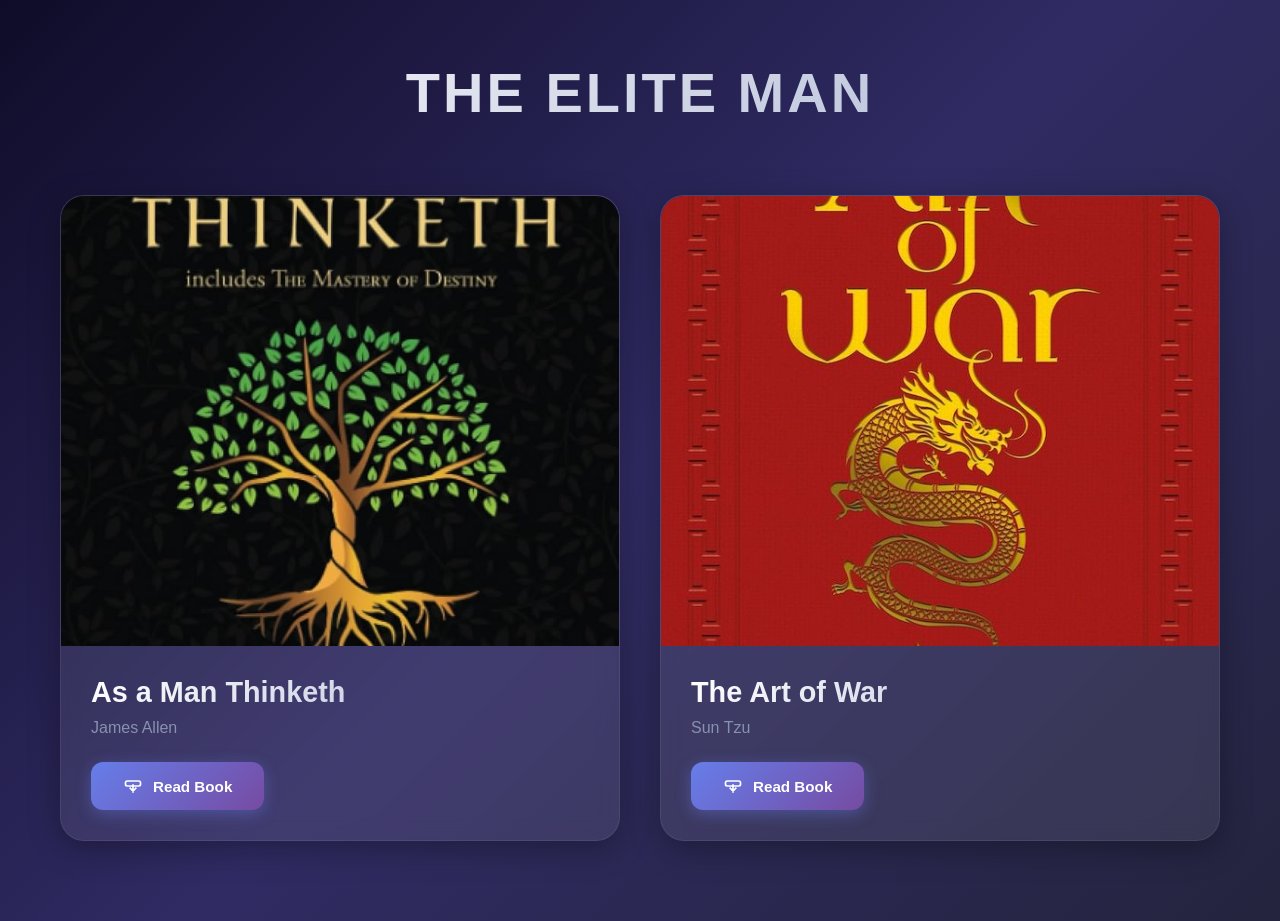
<file: mindset.html>
<!DOCTYPE html>
<html lang="en">
<head>
    <meta charset="UTF-8">
    <meta name="viewport" content="width=device-width, initial-scale=1.0">
    <title>Digital Library</title>
    <style>
        * {
            margin: 0;
            padding: 0;
            box-sizing: border-box;
        }

        body {
            font-family: 'Segoe UI', Tahoma, Geneva, Verdana, sans-serif;
            background: linear-gradient(135deg, #0f0c29 0%, #302b63 50%, #24243e 100%);
            min-height: 100vh;
            padding: 60px 20px;
            color: #ffffff;
        }

        .library-container {
            max-width: 1200px;
            margin: 0 auto;
            display: grid;
            grid-template-columns: repeat(auto-fit, minmax(350px, 1fr));
            gap: 40px;
            padding: 20px;
        }

        .book-card {
            background: rgba(255, 255, 255, 0.05);
            backdrop-filter: blur(10px);
            border-radius: 24px;
            overflow: hidden;
            border: 1px solid rgba(255, 255, 255, 0.1);
            box-shadow: 0 8px 32px rgba(0, 0, 0, 0.3);
            transition: all 0.4s cubic-bezier(0.4, 0, 0.2, 1);
            animation: fadeInUp 0.6s ease-out;
        }

        .book-card:hover {
            transform: translateY(-10px) scale(1.02);
            box-shadow: 0 20px 60px rgba(0, 0, 0, 0.5);
            border: 1px solid rgba(255, 255, 255, 0.2);
        }

        .book-cover-container {
            position: relative;
            width: 100%;
            height: 450px;
            overflow: hidden;
            background: linear-gradient(135deg, #667eea 0%, #764ba2 100%);
        }

        .book-cover {
            width: 100%;
            height: 100%;
            object-fit: cover;
            transition: transform 0.4s ease;
        }

        .book-card:hover .book-cover {
            transform: scale(1.05);
        }

        .book-overlay {
            position: absolute;
            top: 0;
            left: 0;
            right: 0;
            bottom: 0;
            background: linear-gradient(to bottom, transparent 0%, rgba(0, 0, 0, 0.8) 100%);
            opacity: 0;
            transition: opacity 0.3s ease;
        }

        .book-card:hover .book-overlay {
            opacity: 1;
        }

        .book-info {
            padding: 30px;
            background: rgba(255, 255, 255, 0.03);
        }

        .book-title {
            font-size: 1.8rem;
            font-weight: 700;
            margin-bottom: 10px;
            background: linear-gradient(135deg, #ffffff 0%, #a8b2d1 100%);
            -webkit-background-clip: text;
            -webkit-text-fill-color: transparent;
            background-clip: text;
        }

        .book-author {
            font-size: 1rem;
            color: #8892b0;
            margin-bottom: 25px;
            font-weight: 400;
        }

        .read-btn {
            display: inline-flex;
            align-items: center;
            gap: 10px;
            padding: 14px 32px;
            background: linear-gradient(135deg, #667eea 0%, #764ba2 100%);
            color: white;
            text-decoration: none;
            border-radius: 12px;
            font-weight: 600;
            font-size: 0.95rem;
            transition: all 0.3s ease;
            border: none;
            cursor: pointer;
            box-shadow: 0 4px 15px rgba(102, 126, 234, 0.4);
        }

        .read-btn:hover {
            transform: translateY(-2px);
            box-shadow: 0 6px 20px rgba(102, 126, 234, 0.6);
        }

        .read-btn:active {
            transform: translateY(0);
        }

        @keyframes fadeInUp {
            from {
                opacity: 0;
                transform: translateY(30px);
            }
            to {
                opacity: 1;
                transform: translateY(0);
            }
        }

        @media (max-width: 768px) {
            .library-container {
                grid-template-columns: 1fr;
                gap: 30px;
            }
            
            body {
                padding: 40px 15px;
            }
        }

        /* Loading animation */
        .book-card {
            animation: fadeInUp 0.6s ease-out backwards;
        }

        .book-card:nth-child(1) {
            animation-delay: 0.1s;
        }

        .book-card:nth-child(2) {
            animation-delay: 0.2s;
        }
        .library-title {
            text-align: center;
            font-size: 3.5rem;
            font-weight: 800;
            margin-bottom: 50px;
            background: linear-gradient(135deg, #ffffff 0%, #a8b2d1 100%);
            -webkit-background-clip: text;
            -webkit-text-fill-color: transparent;
            background-clip: text;
            text-transform: uppercase;
            letter-spacing: 3px;
            animation: fadeInUp 0.6s ease-out;
        }
    </style>
</head>
<body>
    <h1 class="library-title">The Elite Man</h1>
    <div class="library-container" id="library"></div>

    <script>
        // ============================================
        // ADD YOUR BOOKS HERE
        // ============================================
        const books = [
            {
                title: "As a Man Thinketh",
                author: "James Allen",
                cover: "As a Man Thinketh.jpg",  // Replace with your cover image path
                file: "as_a_man_thinketh by James Allen.pdf"      // Replace with your book file path
            },
            {
                title: "The Art of War",
                author: "Sun Tzu",
                cover: "The Art of War.jpg",  // Replace with your cover image path
                file: "The_Art_Of_War by Sun Tzu.pdf"      // Replace with your book file path
            }
        ];
        // ============================================

        // Render books to the page
        const libraryContainer = document.getElementById('library');

        books.forEach((book, index) => {
            const bookCard = document.createElement('div');
            bookCard.className = 'book-card';
            bookCard.style.animationDelay = `${index * 0.1}s`;
            
            bookCard.innerHTML = `
                <div class="book-cover-container">
                    <img src="${book.cover}" alt="${book.title} Cover" class="book-cover" onerror="this.src='data:image/svg+xml,%3Csvg xmlns=%22http://www.w3.org/2000/svg%22 width=%22400%22 height=%22600%22%3E%3Crect fill=%22%23667eea%22 width=%22400%22 height=%22600%22/%3E%3Ctext fill=%22white%22 font-size=%2224%22 x=%2250%25%22 y=%2250%25%22 text-anchor=%22middle%22%3ENo Cover%3C/text%3E%3C/svg%3E'">
                    <div class="book-overlay"></div>
                </div>
                <div class="book-info">
                    <h2 class="book-title">${book.title}</h2>
                    <p class="book-author">${book.author}</p>
                    <a href="${book.file}" class="read-btn" target="_blank">
                        <svg width="20" height="20" viewBox="0 0 24 24" fill="none" stroke="currentColor" stroke-width="2">
                            <path d="M12 10v10M8 14l4 4 4-4M5 6h14a2 2 0 012 2v2a2 2 0 01-2 2H5a2 2 0 01-2-2V8a2 2 0 012-2z"></path>
                        </svg>
                        Read Book
                    </a>
                </div>
            `;
            
            libraryContainer.appendChild(bookCard);
        });
    </script>

</body>
</html>
</file>
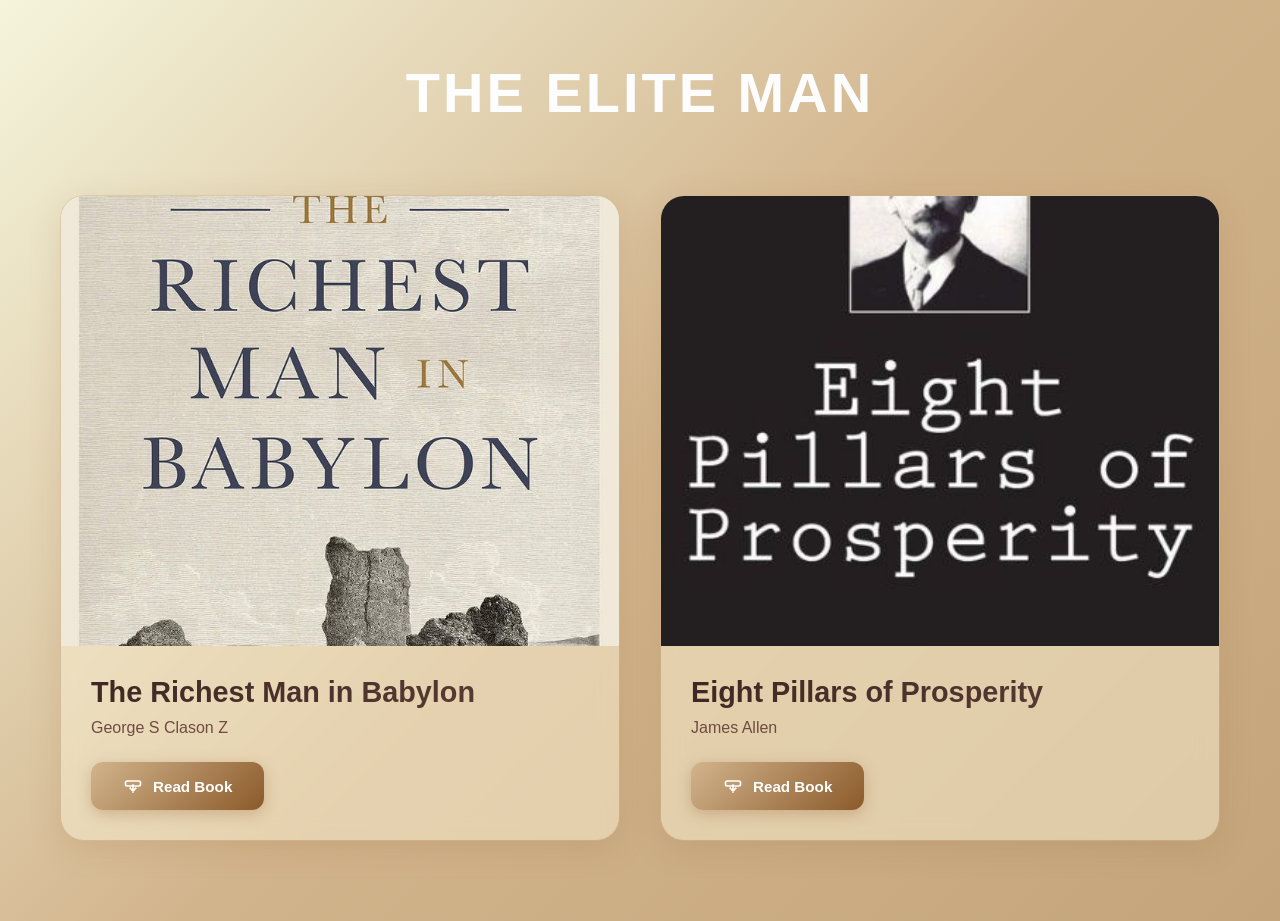
<file: money.html>
<!DOCTYPE html>
<html lang="en">
<head>
    <meta charset="UTF-8">
    <meta name="viewport" content="width=device-width, initial-scale=1.0">
    <title>Digital Library</title>
    <style>
        * {
            margin: 0;
            padding: 0;
            box-sizing: border-box;
        }

        body {
            font-family: 'Segoe UI', Tahoma, Geneva, Verdana, sans-serif;
            background: linear-gradient(135deg, #f5f5dc 0%, #d2b48c 50%, #c4a57b 100%);
            min-height: 100vh;
            padding: 60px 20px;
            color: #3e2723;
        }

        .library-container {
            max-width: 1200px;
            margin: 0 auto;
            display: grid;
            grid-template-columns: repeat(auto-fit, minmax(350px, 1fr));
            gap: 40px;
            padding: 20px;
        }

        .book-card {
            background: rgba(255, 248, 220, 0.3);
            backdrop-filter: blur(10px);
            border-radius: 24px;
            overflow: hidden;
            border: 1px solid rgba(139, 90, 43, 0.2);
            box-shadow: 0 8px 32px rgba(139, 90, 43, 0.15);
            transition: all 0.4s cubic-bezier(0.4, 0, 0.2, 1);
            animation: fadeInUp 0.6s ease-out;
        }

        .book-card:hover {
            transform: translateY(-10px) scale(1.02);
            box-shadow: 0 20px 60px rgba(139, 90, 43, 0.25);
            border: 1px solid rgba(139, 90, 43, 0.4);
        }

        .book-cover-container {
            position: relative;
            width: 100%;
            height: 450px;
            overflow: hidden;
            background: linear-gradient(135deg, #d2b48c 0%, #8b5a2b 100%);
        }

        .book-cover {
            width: 100%;
            height: 100%;
            object-fit: cover;
            transition: transform 0.4s ease;
        }

        .book-card:hover .book-cover {
            transform: scale(1.05);
        }

        .book-overlay {
            position: absolute;
            top: 0;
            left: 0;
            right: 0;
            bottom: 0;
            background: linear-gradient(to bottom, transparent 0%, rgba(62, 39, 35, 0.8) 100%);
            opacity: 0;
            transition: opacity 0.3s ease;
        }

        .book-card:hover .book-overlay {
            opacity: 1;
        }

        .book-info {
            padding: 30px;
            background: rgba(255, 248, 220, 0.2);
        }

        .book-title {
            font-size: 1.8rem;
            font-weight: 700;
            margin-bottom: 10px;
            background: linear-gradient(135deg, #3e2723 0%, #5d4037 100%);
            -webkit-background-clip: text;
            -webkit-text-fill-color: transparent;
            background-clip: text;
        }

        .book-author {
            font-size: 1rem;
            color: #6d4c41;
            margin-bottom: 25px;
            font-weight: 400;
        }

        .read-btn {
            display: inline-flex;
            align-items: center;
            gap: 10px;
            padding: 14px 32px;
            background: linear-gradient(135deg, #d2b48c 0%, #8b5a2b 100%);
            color: white;
            text-decoration: none;
            border-radius: 12px;
            font-weight: 600;
            font-size: 0.95rem;
            transition: all 0.3s ease;
            border: none;
            cursor: pointer;
            box-shadow: 0 4px 15px rgba(139, 90, 43, 0.3);
        }

        .read-btn:hover {
            transform: translateY(-2px);
            box-shadow: 0 6px 20px rgba(139, 90, 43, 0.5);
        }

        .read-btn:active {
            transform: translateY(0);
        }

        @keyframes fadeInUp {
            from {
                opacity: 0;
                transform: translateY(30px);
            }
            to {
                opacity: 1;
                transform: translateY(0);
            }
        }

        @media (max-width: 768px) {
            .library-container {
                grid-template-columns: 1fr;
                gap: 30px;
            }
            
            body {
                padding: 40px 15px;
            }
        }

        .book-card {
            animation: fadeInUp 0.6s ease-out backwards;
        }

        .book-card:nth-child(1) {
            animation-delay: 0.1s;
        }

        .book-card:nth-child(2) {
            animation-delay: 0.2s;
        }
        .library-title {
            text-align: center;
            font-size: 3.5rem;
            font-weight: 800;
            margin-bottom: 50px;
            background: linear-gradient(135deg, #ffffff 0%, #fbfbfc 100%);
            -webkit-background-clip: text;
            -webkit-text-fill-color: transparent;
            background-clip: text;
            text-transform: uppercase;
            letter-spacing: 3px;
            animation: fadeInUp 0.6s ease-out;
        }
    </style>
</head>
<body>
    <h1 class="library-title">The Elite Man</h1>
    <div class="library-container" id="library"></div>

    <script>
        const books = [
            {
                title: "The Richest Man in Babylon",
                author: "George S Clason Z",
                cover: "The Richest Man In Babylon.jpg",
                file: "The-Richest-Man-In-Babylon-George-S.-Clason-Z-Library.pdf"
            },
            {
                title: "Eight Pillars of Prosperity",
                author: "James Allen",
                cover: "Eight Pillars of Prosperity.jpg",
                file: "james-allen_eight-pillars-of-prosperity.pdf"
            }
        ];

        const libraryContainer = document.getElementById('library');

        books.forEach((book, index) => {
            const bookCard = document.createElement('div');
            bookCard.className = 'book-card';
            bookCard.style.animationDelay = `${index * 0.1}s`;
            
            bookCard.innerHTML = `
                <div class="book-cover-container">
                    <img src="${book.cover}" alt="${book.title} Cover" class="book-cover" onerror="this.src='data:image/svg+xml,%3Csvg xmlns=%22http://www.w3.org/2000/svg%22 width=%22400%22 height=%22600%22%3E%3Crect fill=%22%23d2b48c%22 width=%22400%22 height=%22600%22/%3E%3Ctext fill=%22white%22 font-size=%2224%22 x=%2250%25%22 y=%2250%25%22 text-anchor=%22middle%22%3ENo Cover%3C/text%3E%3C/svg%3E'">
                    <div class="book-overlay"></div>
                </div>
                <div class="book-info">
                    <h2 class="book-title">${book.title}</h2>
                    <p class="book-author">${book.author}</p>
                    <a href="${book.file}" class="read-btn" target="_blank">
                        <svg width="20" height="20" viewBox="0 0 24 24" fill="none" stroke="currentColor" stroke-width="2">
                            <path d="M12 10v10M8 14l4 4 4-4M5 6h14a2 2 0 012 2v2a2 2 0 01-2 2H5a2 2 0 01-2-2V8a2 2 0 012-2z"></path>
                        </svg>
                        Read Book
                    </a>
                </div>
            `;
            
            libraryContainer.appendChild(bookCard);
        });
    </script>

</body>
</html>
</file>
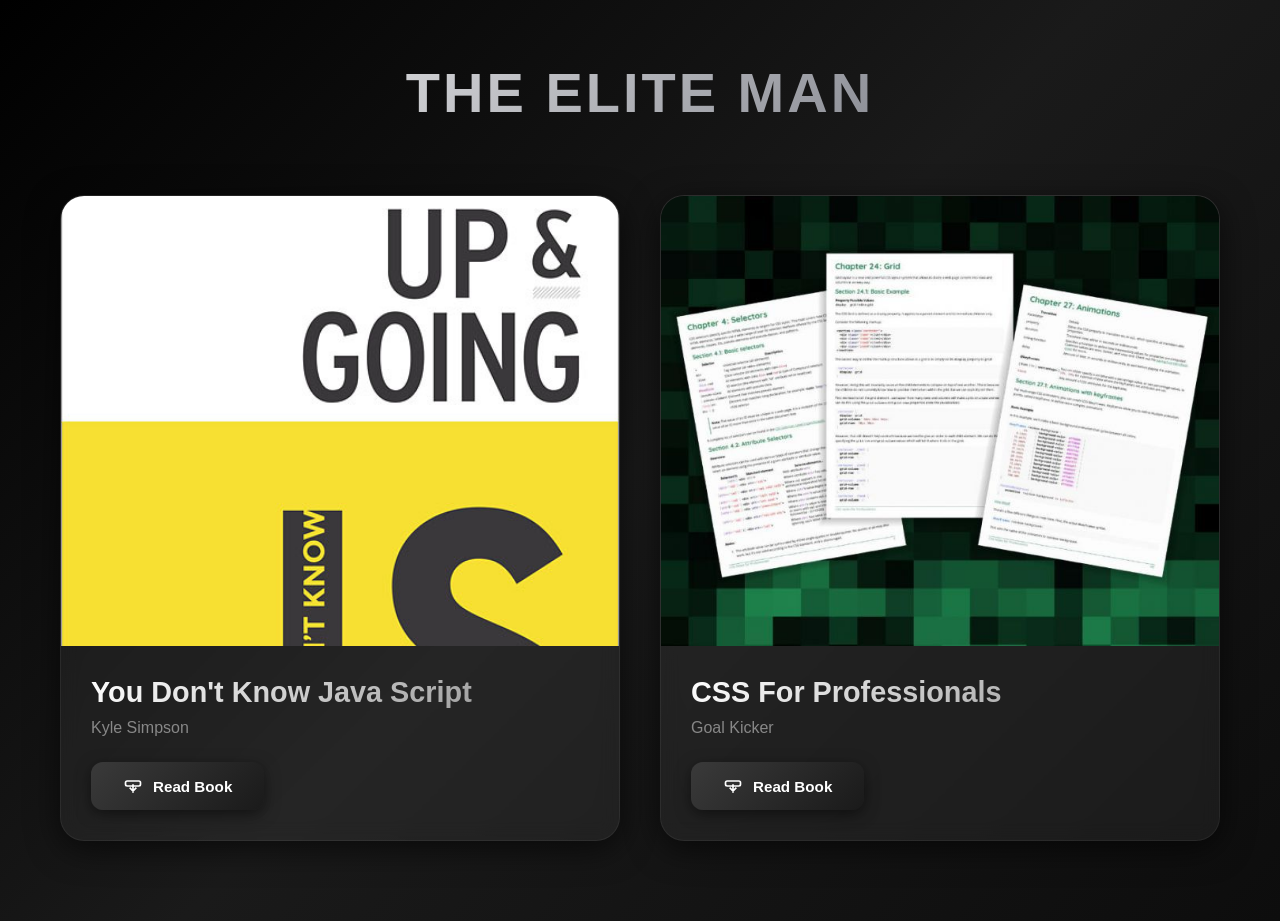
<file: programming.html>
<!DOCTYPE html>
<html lang="en">
<head>
    <meta charset="UTF-8">
    <meta name="viewport" content="width=device-width, initial-scale=1.0">
    <title>Digital Library</title>
    <style>
        * {
            margin: 0;
            padding: 0;
            box-sizing: border-box;
        }

        body {
            font-family: 'Segoe UI', Tahoma, Geneva, Verdana, sans-serif;
            background: linear-gradient(135deg, #000000 0%, #1a1a1a 50%, #0d0d0d 100%);
            min-height: 100vh;
            padding: 60px 20px;
            color: #ffffff;
        }

        .library-container {
            max-width: 1200px;
            margin: 0 auto;
            display: grid;
            grid-template-columns: repeat(auto-fit, minmax(350px, 1fr));
            gap: 40px;
            padding: 20px;
        }

        .book-card {
            background: rgba(255, 255, 255, 0.03);
            backdrop-filter: blur(10px);
            border-radius: 24px;
            overflow: hidden;
            border: 1px solid rgba(255, 255, 255, 0.08);
            box-shadow: 0 8px 32px rgba(0, 0, 0, 0.6);
            transition: all 0.4s cubic-bezier(0.4, 0, 0.2, 1);
            animation: fadeInUp 0.6s ease-out;
        }

        .book-card:hover {
            transform: translateY(-10px) scale(1.02);
            box-shadow: 0 20px 60px rgba(0, 0, 0, 0.8);
            border: 1px solid rgba(255, 255, 255, 0.15);
        }

        .book-cover-container {
            position: relative;
            width: 100%;
            height: 450px;
            overflow: hidden;
            background: linear-gradient(135deg, #2a2a2a 0%, #0a0a0a 100%);
        }

        .book-cover {
            width: 100%;
            height: 100%;
            object-fit: cover;
            transition: transform 0.4s ease;
        }

        .book-card:hover .book-cover {
            transform: scale(1.05);
        }

        .book-overlay {
            position: absolute;
            top: 0;
            left: 0;
            right: 0;
            bottom: 0;
            background: linear-gradient(to bottom, transparent 0%, rgba(0, 0, 0, 0.9) 100%);
            opacity: 0;
            transition: opacity 0.3s ease;
        }

        .book-card:hover .book-overlay {
            opacity: 1;
        }

        .book-info {
            padding: 30px;
            background: rgba(255, 255, 255, 0.02);
        }

        .book-title {
            font-size: 1.8rem;
            font-weight: 700;
            margin-bottom: 10px;
            background: linear-gradient(135deg, #ffffff 0%, #888888 100%);
            -webkit-background-clip: text;
            -webkit-text-fill-color: transparent;
            background-clip: text;
        }

        .book-author {
            font-size: 1rem;
            color: #888888;
            margin-bottom: 25px;
            font-weight: 400;
        }

        .read-btn {
            display: inline-flex;
            align-items: center;
            gap: 10px;
            padding: 14px 32px;
            background: linear-gradient(135deg, #3a3a3a 0%, #1a1a1a 100%);
            color: white;
            text-decoration: none;
            border-radius: 12px;
            font-weight: 600;
            font-size: 0.95rem;
            transition: all 0.3s ease;
            border: none;
            cursor: pointer;
            box-shadow: 0 4px 15px rgba(0, 0, 0, 0.5);
        }

        .read-btn:hover {
            transform: translateY(-2px);
            box-shadow: 0 6px 20px rgba(0, 0, 0, 0.7);
        }

        .read-btn:active {
            transform: translateY(0);
        }

        @keyframes fadeInUp {
            from {
                opacity: 0;
                transform: translateY(30px);
            }
            to {
                opacity: 1;
                transform: translateY(0);
            }
        }

        @media (max-width: 768px) {
            .library-container {
                grid-template-columns: 1fr;
                gap: 30px;
            }
            
            body {
                padding: 40px 15px;
            }
        }

        .book-card {
            animation: fadeInUp 0.6s ease-out backwards;
        }

        .book-card:nth-child(1) {
            animation-delay: 0.1s;
        }

        .book-card:nth-child(2) {
            animation-delay: 0.2s;
        }
        .library-title {
            text-align: center;
            font-size: 3.5rem;
            font-weight: 800;
            margin-bottom: 50px;
            background: linear-gradient(135deg, #ffffff 0%, #5f626d 100%);
            -webkit-background-clip: text;
            -webkit-text-fill-color: transparent;
            background-clip: text;
            text-transform: uppercase;
            letter-spacing: 3px;
            animation: fadeInUp 0.6s ease-out;
        }
    </style>
</head>
<body>
    <h1 class="library-title">The Elite Man</h1>
    <div class="library-container" id="library"></div>

    <script>
        const books = [
            {
                title: "You Don't Know Java Script",
                author: "Kyle Simpson",
                cover: "You dont know java script.jpg",
                file: "You Dont Know JS by Kyle Simpson.pdf"
            },
            {
                title: "CSS For Professionals",
                author: "Goal Kicker",
                cover: "CSS Notes for Professionals.jpg",
                file: "CSSNotesForProfessionals.pdf"
            }
        ];

        const libraryContainer = document.getElementById('library');

        books.forEach((book, index) => {
            const bookCard = document.createElement('div');
            bookCard.className = 'book-card';
            bookCard.style.animationDelay = `${index * 0.1}s`;
            
            bookCard.innerHTML = `
                <div class="book-cover-container">
                    <img src="${book.cover}" alt="${book.title} Cover" class="book-cover" onerror="this.src='data:image/svg+xml,%3Csvg xmlns=%22http://www.w3.org/2000/svg%22 width=%22400%22 height=%22600%22%3E%3Crect fill=%22%232a2a2a%22 width=%22400%22 height=%22600%22/%3E%3Ctext fill=%22white%22 font-size=%2224%22 x=%2250%25%22 y=%2250%25%22 text-anchor=%22middle%22%3ENo Cover%3C/text%3E%3C/svg%3E'">
                    <div class="book-overlay"></div>
                </div>
                <div class="book-info">
                    <h2 class="book-title">${book.title}</h2>
                    <p class="book-author">${book.author}</p>
                    <a href="${book.file}" class="read-btn" target="_blank">
                        <svg width="20" height="20" viewBox="0 0 24 24" fill="none" stroke="currentColor" stroke-width="2">
                            <path d="M12 10v10M8 14l4 4 4-4M5 6h14a2 2 0 012 2v2a2 2 0 01-2 2H5a2 2 0 01-2-2V8a2 2 0 012-2z"></path>
                        </svg>
                        Read Book
                    </a>
                </div>
            `;
            
            libraryContainer.appendChild(bookCard);
        });
    </script>

</body>
</html>
</file>
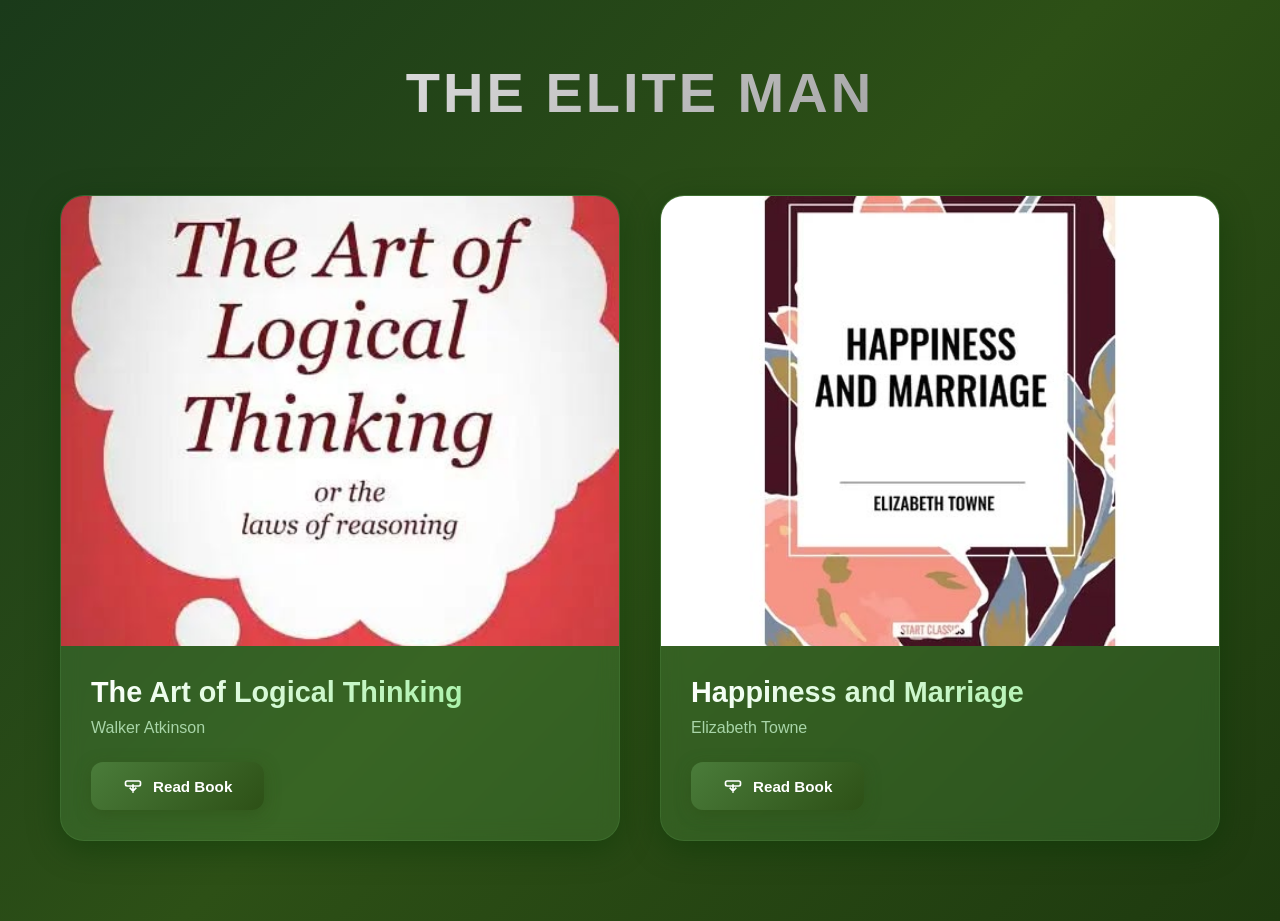
<file: relationship.html>
<!DOCTYPE html>
<html lang="en">
<head>
    <meta charset="UTF-8">
    <meta name="viewport" content="width=device-width, initial-scale=1.0">
    <title>Digital Library</title>
    <style>
        * {
            margin: 0;
            padding: 0;
            box-sizing: border-box;
        }

        body {
            font-family: 'Segoe UI', Tahoma, Geneva, Verdana, sans-serif;
            background: linear-gradient(135deg, #1a3a1a 0%, #2d5016 50%, #1e3a0f 100%);
            min-height: 100vh;
            padding: 60px 20px;
            color: #ffffff;
        }

        .library-container {
            max-width: 1200px;
            margin: 0 auto;
            display: grid;
            grid-template-columns: repeat(auto-fit, minmax(350px, 1fr));
            gap: 40px;
            padding: 20px;
        }

        .book-card {
            background: rgba(144, 238, 144, 0.08);
            backdrop-filter: blur(10px);
            border-radius: 24px;
            overflow: hidden;
            border: 1px solid rgba(144, 238, 144, 0.15);
            box-shadow: 0 8px 32px rgba(0, 50, 0, 0.4);
            transition: all 0.4s cubic-bezier(0.4, 0, 0.2, 1);
            animation: fadeInUp 0.6s ease-out;
        }

        .book-card:hover {
            transform: translateY(-10px) scale(1.02);
            box-shadow: 0 20px 60px rgba(0, 50, 0, 0.6);
            border: 1px solid rgba(144, 238, 144, 0.3);
        }

        .book-cover-container {
            position: relative;
            width: 100%;
            height: 450px;
            overflow: hidden;
            background: linear-gradient(135deg, #4a7c3a 0%, #2d5016 100%);
        }

        .book-cover {
            width: 100%;
            height: 100%;
            object-fit: cover;
            transition: transform 0.4s ease;
        }

        .book-card:hover .book-cover {
            transform: scale(1.05);
        }

        .book-overlay {
            position: absolute;
            top: 0;
            left: 0;
            right: 0;
            bottom: 0;
            background: linear-gradient(to bottom, transparent 0%, rgba(0, 30, 0, 0.85) 100%);
            opacity: 0;
            transition: opacity 0.3s ease;
        }

        .book-card:hover .book-overlay {
            opacity: 1;
        }

        .book-info {
            padding: 30px;
            background: rgba(144, 238, 144, 0.05);
        }

        .book-title {
            font-size: 1.8rem;
            font-weight: 700;
            margin-bottom: 10px;
            background: linear-gradient(135deg, #ffffff 0%, #90ee90 100%);
            -webkit-background-clip: text;
            -webkit-text-fill-color: transparent;
            background-clip: text;
        }

        .book-author {
            font-size: 1rem;
            color: #a8d5a8;
            margin-bottom: 25px;
            font-weight: 400;
        }

        .read-btn {
            display: inline-flex;
            align-items: center;
            gap: 10px;
            padding: 14px 32px;
            background: linear-gradient(135deg, #4a7c3a 0%, #2d5016 100%);
            color: white;
            text-decoration: none;
            border-radius: 12px;
            font-weight: 600;
            font-size: 0.95rem;
            transition: all 0.3s ease;
            border: none;
            cursor: pointer;
            box-shadow: 0 4px 15px rgba(45, 80, 22, 0.5);
        }

        .read-btn:hover {
            transform: translateY(-2px);
            box-shadow: 0 6px 20px rgba(45, 80, 22, 0.7);
        }

        .read-btn:active {
            transform: translateY(0);
        }

        @keyframes fadeInUp {
            from {
                opacity: 0;
                transform: translateY(30px);
            }
            to {
                opacity: 1;
                transform: translateY(0);
            }
        }

        @media (max-width: 768px) {
            .library-container {
                grid-template-columns: 1fr;
                gap: 30px;
            }
            
            body {
                padding: 40px 15px;
            }
        }

        .book-card {
            animation: fadeInUp 0.6s ease-out backwards;
        }

        .book-card:nth-child(1) {
            animation-delay: 0.1s;
        }

        .book-card:nth-child(2) {
            animation-delay: 0.2s;
        }
        .library-title {
            text-align: center;
            font-size: 3.5rem;
            font-weight: 800;
            margin-bottom: 50px;
            background: linear-gradient(135deg, #ffffff 0%, #818183 100%);
            -webkit-background-clip: text;
            -webkit-text-fill-color: transparent;
            background-clip: text;
            text-transform: uppercase;
            letter-spacing: 3px;
            animation: fadeInUp 0.6s ease-out;
        }
    </style>
</head>
<body>
    <h1 class="library-title">The Elite Man</h1>
    <div class="library-container" id="library"></div>

    <script>
        const books = [
            {
                title: "The Art of Logical Thinking",
                author: "Walker Atkinson",
                cover: "The Art of Logical Thinking.jpg",
                file: "The Art of Logical Thinking by Walker Atkinson.pdf"
            },
            {
                title: "Happiness and Marriage",
                author: "Elizabeth Towne",
                cover: "happiness and marriage.jpg",
                file: "happiness and marriage by elizabeth towne.pdf"
            }
        ];

        const libraryContainer = document.getElementById('library');

        books.forEach((book, index) => {
            const bookCard = document.createElement('div');
            bookCard.className = 'book-card';
            bookCard.style.animationDelay = `${index * 0.1}s`;
            
            bookCard.innerHTML = `
                <div class="book-cover-container">
                    <img src="${book.cover}" alt="${book.title} Cover" class="book-cover" onerror="this.src='data:image/svg+xml,%3Csvg xmlns=%22http://www.w3.org/2000/svg%22 width=%22400%22 height=%22600%22%3E%3Crect fill=%22%234a7c3a%22 width=%22400%22 height=%22600%22/%3E%3Ctext fill=%22white%22 font-size=%2224%22 x=%2250%25%22 y=%2250%25%22 text-anchor=%22middle%22%3ENo Cover%3C/text%3E%3C/svg%3E'">
                    <div class="book-overlay"></div>
                </div>
                <div class="book-info">
                    <h2 class="book-title">${book.title}</h2>
                    <p class="book-author">${book.author}</p>
                    <a href="${book.file}" class="read-btn" target="_blank">
                        <svg width="20" height="20" viewBox="0 0 24 24" fill="none" stroke="currentColor" stroke-width="2">
                            <path d="M12 10v10M8 14l4 4 4-4M5 6h14a2 2 0 012 2v2a2 2 0 01-2 2H5a2 2 0 01-2-2V8a2 2 0 012-2z"></path>
                        </svg>
                        Read Book
                    </a>
                </div>
            `;
            
            libraryContainer.appendChild(bookCard);
        });
    </script>

</body>
</html>
</file>
